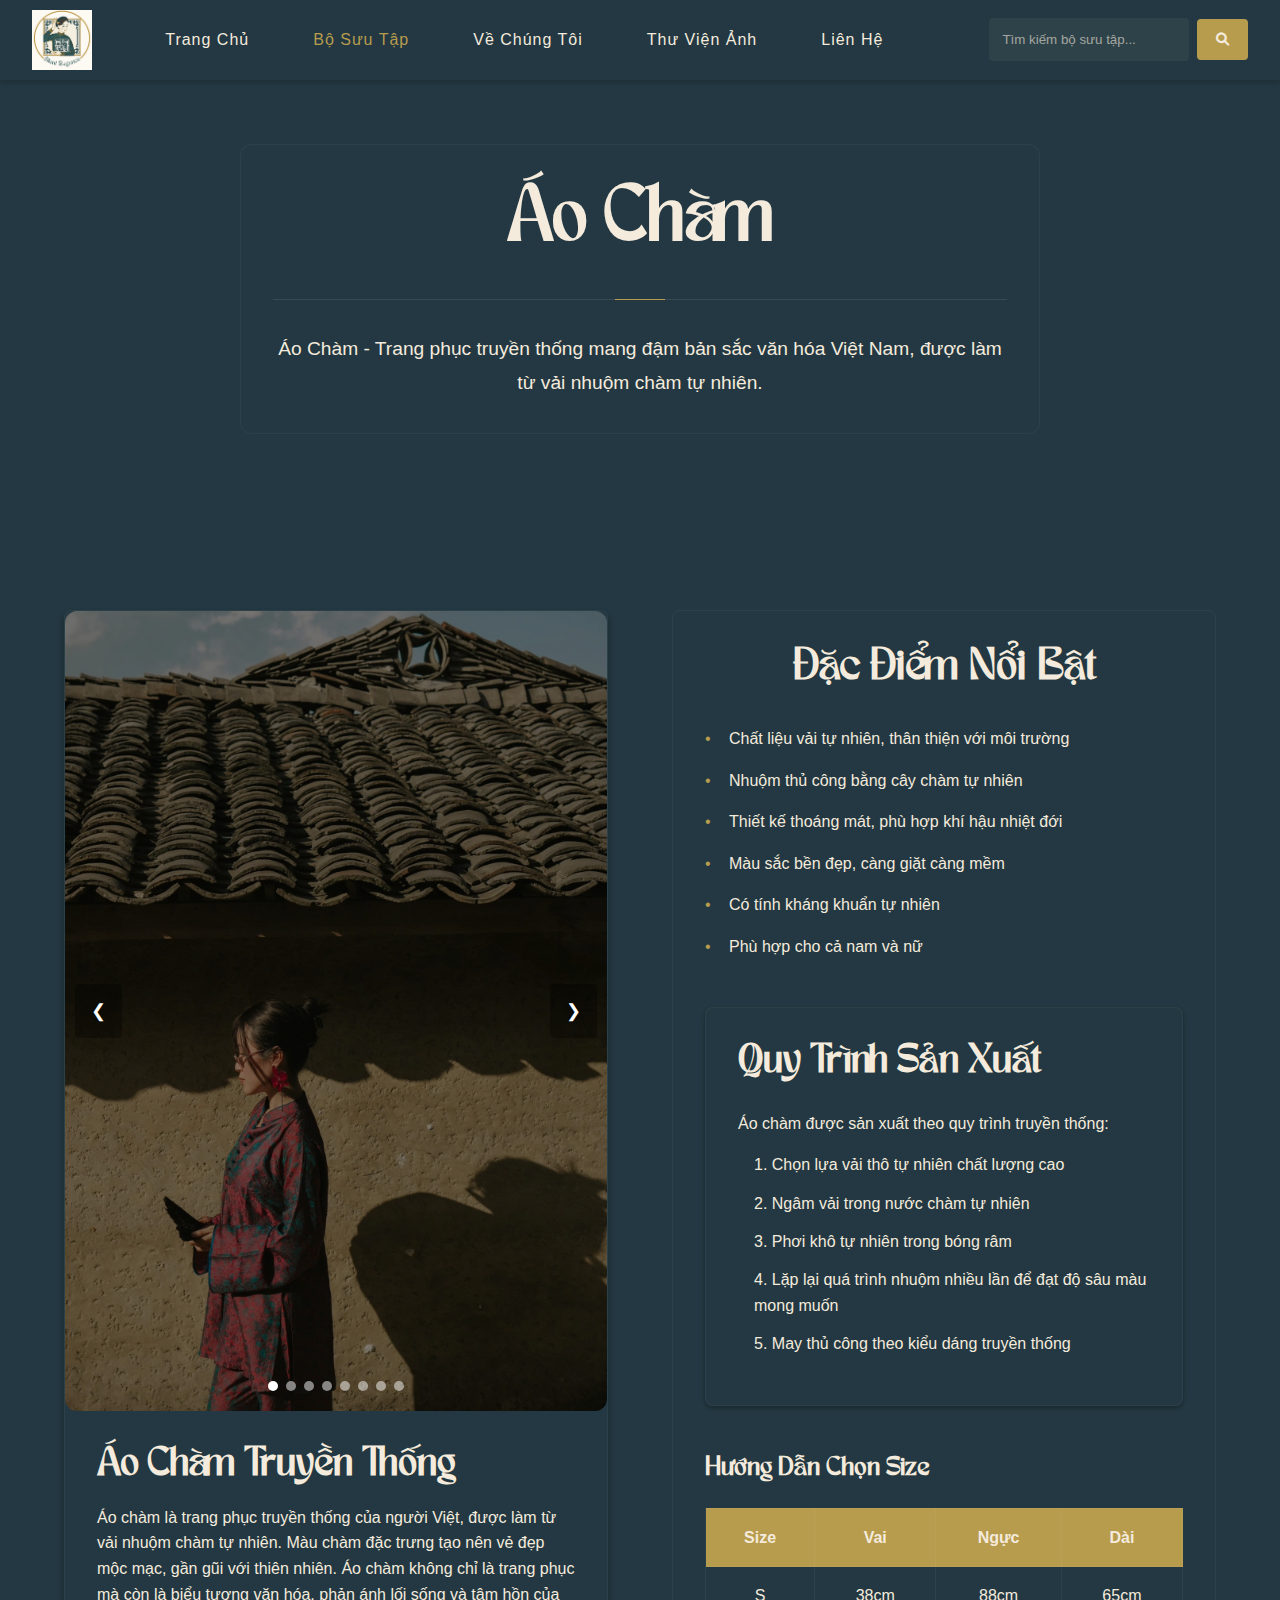
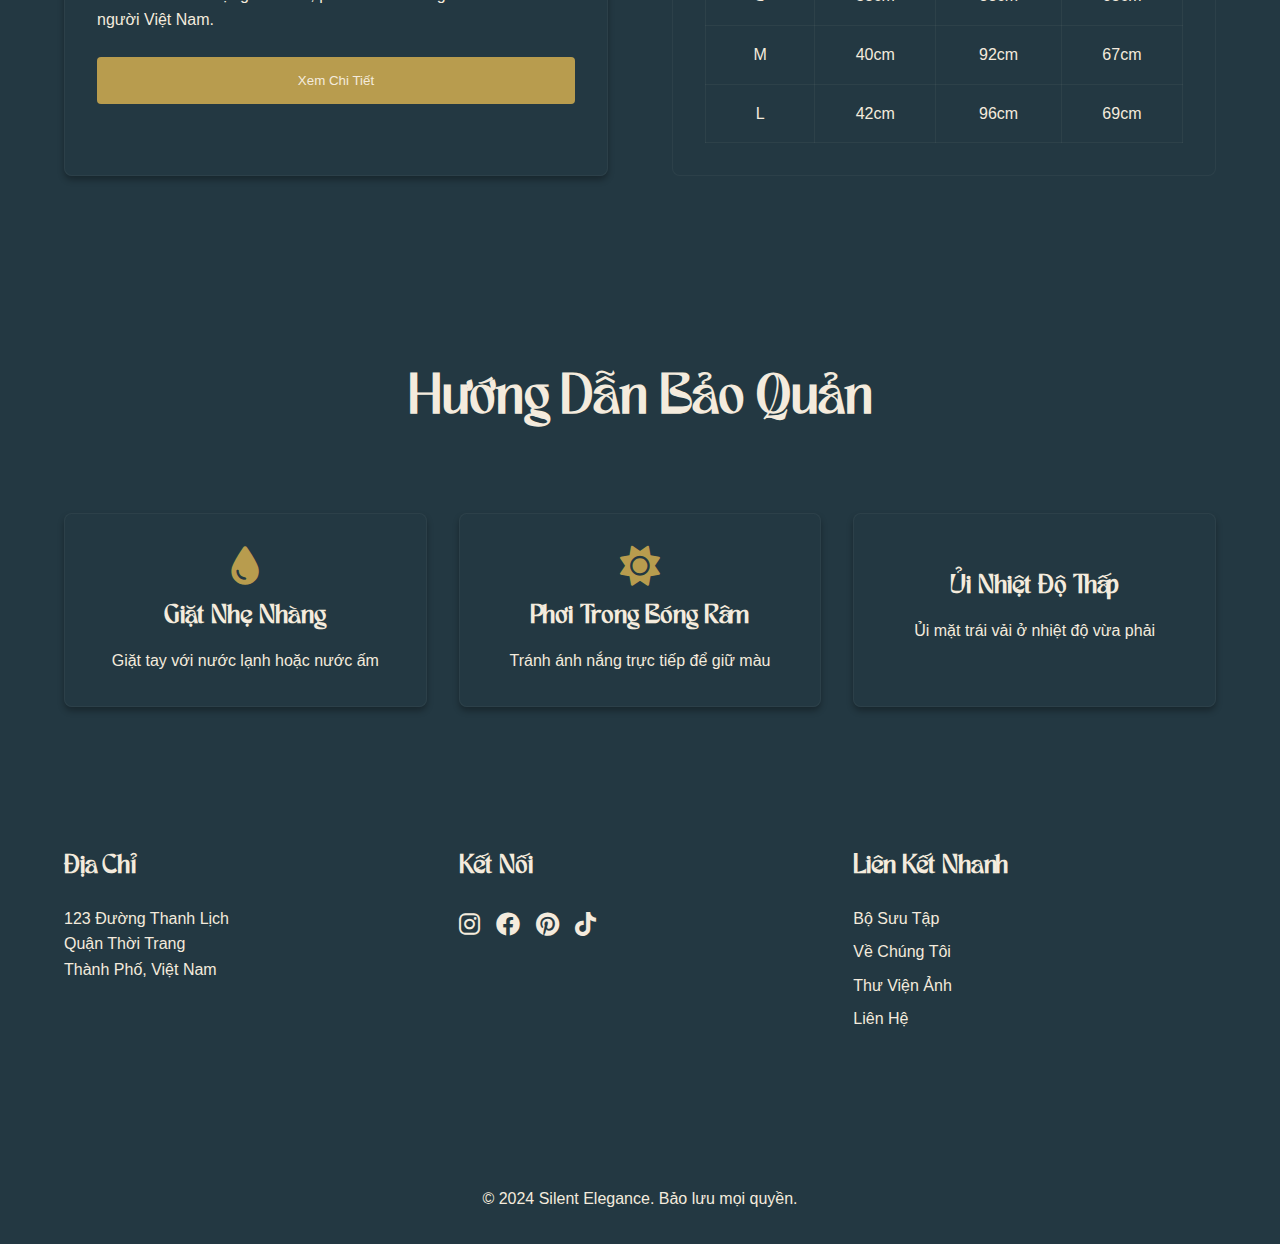
<file: collections/ao-cham.html>
<!DOCTYPE html>
<html lang="vi">
<head>
    <meta charset="UTF-8">
    <meta name="viewport" content="width=device-width, initial-scale=1.0">
    <title>Áo Chàm - Silent Elegance</title>
    <link rel="stylesheet" href="../css/style.css">
    <link rel="stylesheet" href="https://cdnjs.cloudflare.com/ajax/libs/font-awesome/6.0.0/css/all.min.css">
    <link href="https://fonts.googleapis.com/css2?family=Mulish:wght@200;300;400&display=swap" rel="stylesheet">
    <link rel="stylesheet" href="../css/collection.css">
</head>
<body>
    <header>
        <nav class="main-nav">
            <div class="logo">
                <a href="../index.html">
                    <img src="../images/logo.png" alt="Silent Elegance Logo" class="logo-img">
                </a>
            </div>
            <ul class="nav-links">
                <li><a href="../index.html">Trang Chủ</a></li>
                <li class="dropdown">
                    <a href="#" class="active">Bộ Sưu Tập</a>
                    <ul class="dropdown-content">
                        <li><a href="ao-cham.html" class="active">Áo Chàm</a></li>
                        <li><a href="ao-dai-cach-tan.html">Áo Dài Cách Tân</a></li>
                        <li><a href="ao-giao-linh.html">Áo Giao lĩnh – Viên lĩnh – Đối khâm</a></li>
                        <li><a href="ao-ngu-than.html">Áo Ngũ Thân Tay Chẽn - Áo Tấc</a></li>
                        <li><a href="phu-kien.html">Phụ Kiện Trang Phục</a></li>
                    </ul>
                </li>
                <li><a href="../index.html#about">Về Chúng Tôi</a></li>
                <li><a href="../index.html#gallery">Thư Viện Ảnh</a></li>
                <li><a href="../index.html#contact">Liên Hệ</a></li>
            </ul>
            <div class="search-bar">
                <input type="text" placeholder="Tìm kiếm bộ sưu tập...">
                <button><i class="fas fa-search"></i></button>
            </div>
        </nav>
    </header>

    <main class="collection-page">
        <section class="collection-hero">
            <div class="collection-hero-content">
                <h1>Áo Chàm</h1>
                <div class="section-divider"></div>
                <p class="collection-description">
                    Áo Chàm - Trang phục truyền thống mang đậm bản sắc văn hóa Việt Nam, được làm từ vải nhuộm chàm tự nhiên.
                </p>
            </div>
        </section>

        <section class="collection-details">
            <div class="collection-grid">
                <div class="collection-item">
                    <div class="slideshow-container">
                        <div class="slide fade active">
                            <img src="../images/collections/ao-cham/model1.jpeg" alt="Áo Chàm Mẫu 1">
                        </div>
                        <div class="slide fade">
                            <img src="../images/collections/ao-cham/model2.jpeg" alt="Áo Chàm Mẫu 2">
                        </div>
                        <div class="slide fade">
                            <img src="../images/collections/ao-cham/model3.jpeg" alt="Áo Chàm Mẫu 3">
                        </div>
                        <div class="slide fade">
                            <img src="../images/collections/ao-cham/model4.jpeg" alt="Áo Chàm Mẫu 4">
                        </div>
                        <div class="slide fade">
                            <img src="../images/collections/ao-cham/model5.jpeg" alt="Áo Chàm Mẫu 5">
                        </div>
                        <div class="slide fade">
                            <img src="../images/collections/ao-cham/model6.jpeg" alt="Áo Chàm Mẫu 6">
                        </div>
                        <div class="slide fade">
                            <img src="../images/collections/ao-cham/model7.jpeg" alt="Áo Chàm Mẫu 7">
                        </div>
                        <div class="slide fade">
                            <img src="../images/collections/ao-cham/model8.jpeg" alt="Áo Chàm Mẫu 8">
                        </div>
                        <!-- Navigation buttons -->
                        <button class="prev" onclick="changeSlide(-1)">&#10094;</button>
                        <button class="next" onclick="changeSlide(1)">&#10095;</button>
                        <!-- Dots -->
                        <div class="dots">
                            <span class="dot active" onclick="currentSlide(1)"></span>
                            <span class="dot" onclick="currentSlide(2)"></span>
                            <span class="dot" onclick="currentSlide(3)"></span>
                            <span class="dot" onclick="currentSlide(4)"></span>
                            <span class="dot" onclick="currentSlide(5)"></span>
                            <span class="dot" onclick="currentSlide(6)"></span>
                            <span class="dot" onclick="currentSlide(7)"></span>
                            <span class="dot" onclick="currentSlide(8)"></span>
                        </div>
                    </div>
                    <div class="item-details">
                        <h3>Áo Chàm Truyền Thống</h3>
                        <p>Áo chàm là trang phục truyền thống của người Việt, được làm từ vải nhuộm chàm tự nhiên. Màu chàm đặc trưng tạo nên vẻ đẹp mộc mạc, gần gũi với thiên nhiên. Áo chàm không chỉ là trang phục mà còn là biểu tượng văn hóa, phản ánh lối sống và tâm hồn của người Việt Nam.</p>
                        <button class="view-details">Xem Chi Tiết</button>
                    </div>
                </div>
                <div class="collection-info">
                    <h2>Đặc Điểm Nổi Bật</h2>
                    <ul>
                        <li>Chất liệu vải tự nhiên, thân thiện với môi trường</li>
                        <li>Nhuộm thủ công bằng cây chàm tự nhiên</li>
                        <li>Thiết kế thoáng mát, phù hợp khí hậu nhiệt đới</li>
                        <li>Màu sắc bền đẹp, càng giặt càng mềm</li>
                        <li>Có tính kháng khuẩn tự nhiên</li>
                        <li>Phù hợp cho cả nam và nữ</li>
                    </ul>
                    <div class="additional-info">
                        <h3>Quy Trình Sản Xuất</h3>
                        <p>Áo chàm được sản xuất theo quy trình truyền thống:</p>
                        <ol>
                            <li>Chọn lựa vải thô tự nhiên chất lượng cao</li>
                            <li>Ngâm vải trong nước chàm tự nhiên</li>
                            <li>Phơi khô tự nhiên trong bóng râm</li>
                            <li>Lặp lại quá trình nhuộm nhiều lần để đạt độ sâu màu mong muốn</li>
                            <li>May thủ công theo kiểu dáng truyền thống</li>
                        </ol>
                    </div>
                    <div class="size-guide">
                        <h3>Hướng Dẫn Chọn Size</h3>
                        <table>
                            <tr>
                                <th>Size</th>
                                <th>Vai</th>
                                <th>Ngực</th>
                                <th>Dài</th>
                            </tr>
                            <tr>
                                <td>S</td>
                                <td>38cm</td>
                                <td>88cm</td>
                                <td>65cm</td>
                            </tr>
                            <tr>
                                <td>M</td>
                                <td>40cm</td>
                                <td>92cm</td>
                                <td>67cm</td>
                            </tr>
                            <tr>
                                <td>L</td>
                                <td>42cm</td>
                                <td>96cm</td>
                                <td>69cm</td>
                            </tr>
                        </table>
                    </div>
                </div>
            </div>
        </section>

        <section class="care-instructions">
            <h2>Hướng Dẫn Bảo Quản</h2>
            <div class="section-divider"></div>
            <div class="care-grid">
                <div class="care-item">
                    <i class="fas fa-tint"></i>
                    <h3>Giặt Nhẹ Nhàng</h3>
                    <p>Giặt tay với nước lạnh hoặc nước ấm</p>
                </div>
                <div class="care-item">
                    <i class="fas fa-sun"></i>
                    <h3>Phơi Trong Bóng Râm</h3>
                    <p>Tránh ánh nắng trực tiếp để giữ màu</p>
                </div>
                <div class="care-item">
                    <i class="fas fa-iron"></i>
                    <h3>Ủi Nhiệt Độ Thấp</h3>
                    <p>Ủi mặt trái vải ở nhiệt độ vừa phải</p>
                </div>
            </div>
        </section>
    </main>

    <footer>
        <div class="footer-content">
            <div class="footer-section">
                <h3>Địa Chỉ</h3>
                <p>123 Đường Thanh Lịch</p>
                <p>Quận Thời Trang</p>
                <p>Thành Phố, Việt Nam</p>
            </div>
            <div class="footer-section">
                <h3>Kết Nối</h3>
                <div class="social-links">
                    <a href="#"><i class="fab fa-instagram"></i></a>
                    <a href="#"><i class="fab fa-facebook"></i></a>
                    <a href="#"><i class="fab fa-pinterest"></i></a>
                    <a href="#"><i class="fab fa-tiktok"></i></a>
                </div>
            </div>
            <div class="footer-section">
                <h3>Liên Kết Nhanh</h3>
                <ul>
                    <li><a href="../index.html#collections">Bộ Sưu Tập</a></li>
                    <li><a href="../index.html#about">Về Chúng Tôi</a></li>
                    <li><a href="../index.html#gallery">Thư Viện Ảnh</a></li>
                    <li><a href="../index.html#contact">Liên Hệ</a></li>
                </ul>
            </div>
        </div>
        <div class="footer-bottom">
            <div class="section-divider"></div>
            <p>&copy; 2024 Silent Elegance. Bảo lưu mọi quyền.</p>
        </div>
    </footer>
    <script src="../js/main.js"></script>
    <style>
        .slideshow-container {
            position: relative;
            width: 100%;
            height: 800px;
            overflow: hidden;
            border-radius: 12px;
        }

        .slide {
            position: absolute;
            width: 100%;
            height: 100%;
            opacity: 0;
            transition: opacity 0.5s ease-in-out;
        }

        .slide.active {
            opacity: 1;
        }

        .slide img {
            width: 100%;
            height: 100%;
            object-fit: cover;
        }

        .prev, .next {
            position: absolute;
            top: 50%;
            transform: translateY(-50%);
            padding: 16px;
            background-color: rgba(0, 0, 0, 0.3);
            color: white;
            font-size: 18px;
            cursor: pointer;
            border: none;
            border-radius: 4px;
            transition: background-color 0.3s ease;
            z-index: 2;
        }

        .prev:hover, .next:hover {
            background-color: rgba(0, 0, 0, 0.8);
        }

        .prev {
            left: 10px;
        }

        .next {
            right: 10px;
        }

        .dots {
            position: absolute;
            bottom: 20px;
            left: 50%;
            transform: translateX(-50%);
            display: flex;
            gap: 8px;
            z-index: 2;
            flex-wrap: wrap;
            justify-content: center;
            max-width: 200px;
            padding: 0 10px;
        }

        .dot {
            width: 10px;
            height: 10px;
            background-color: rgba(255, 255, 255, 0.5);
            border-radius: 50%;
            cursor: pointer;
            transition: background-color 0.3s ease;
        }

        .dot.active {
            background-color: white;
        }

        @media screen and (max-width: 768px) {
            .slideshow-container {
                height: 500px;
            }

            .prev, .next {
                padding: 12px;
                font-size: 16px;
            }
        }
    </style>

    <script>
        let currentSlideIndex = 1;
        showSlide(currentSlideIndex);

        function changeSlide(n) {
            showSlide(currentSlideIndex += n);
        }

        function currentSlide(n) {
            showSlide(currentSlideIndex = n);
        }

        function showSlide(n) {
            const slides = document.querySelectorAll('.slide');
            const dots = document.querySelectorAll('.dot');
            
            if (n > slides.length) {
                currentSlideIndex = 1;
            }
            if (n < 1) {
                currentSlideIndex = slides.length;
            }

            // Hide all slides
            slides.forEach(slide => slide.classList.remove('active'));
            dots.forEach(dot => dot.classList.remove('active'));

            // Show current slide
            slides[currentSlideIndex - 1].classList.add('active');
            dots[currentSlideIndex - 1].classList.add('active');
        }

        // Auto advance slides
        setInterval(() => {
            changeSlide(1);
        }, 5000);
    </script>
</body>
</html>
</file>
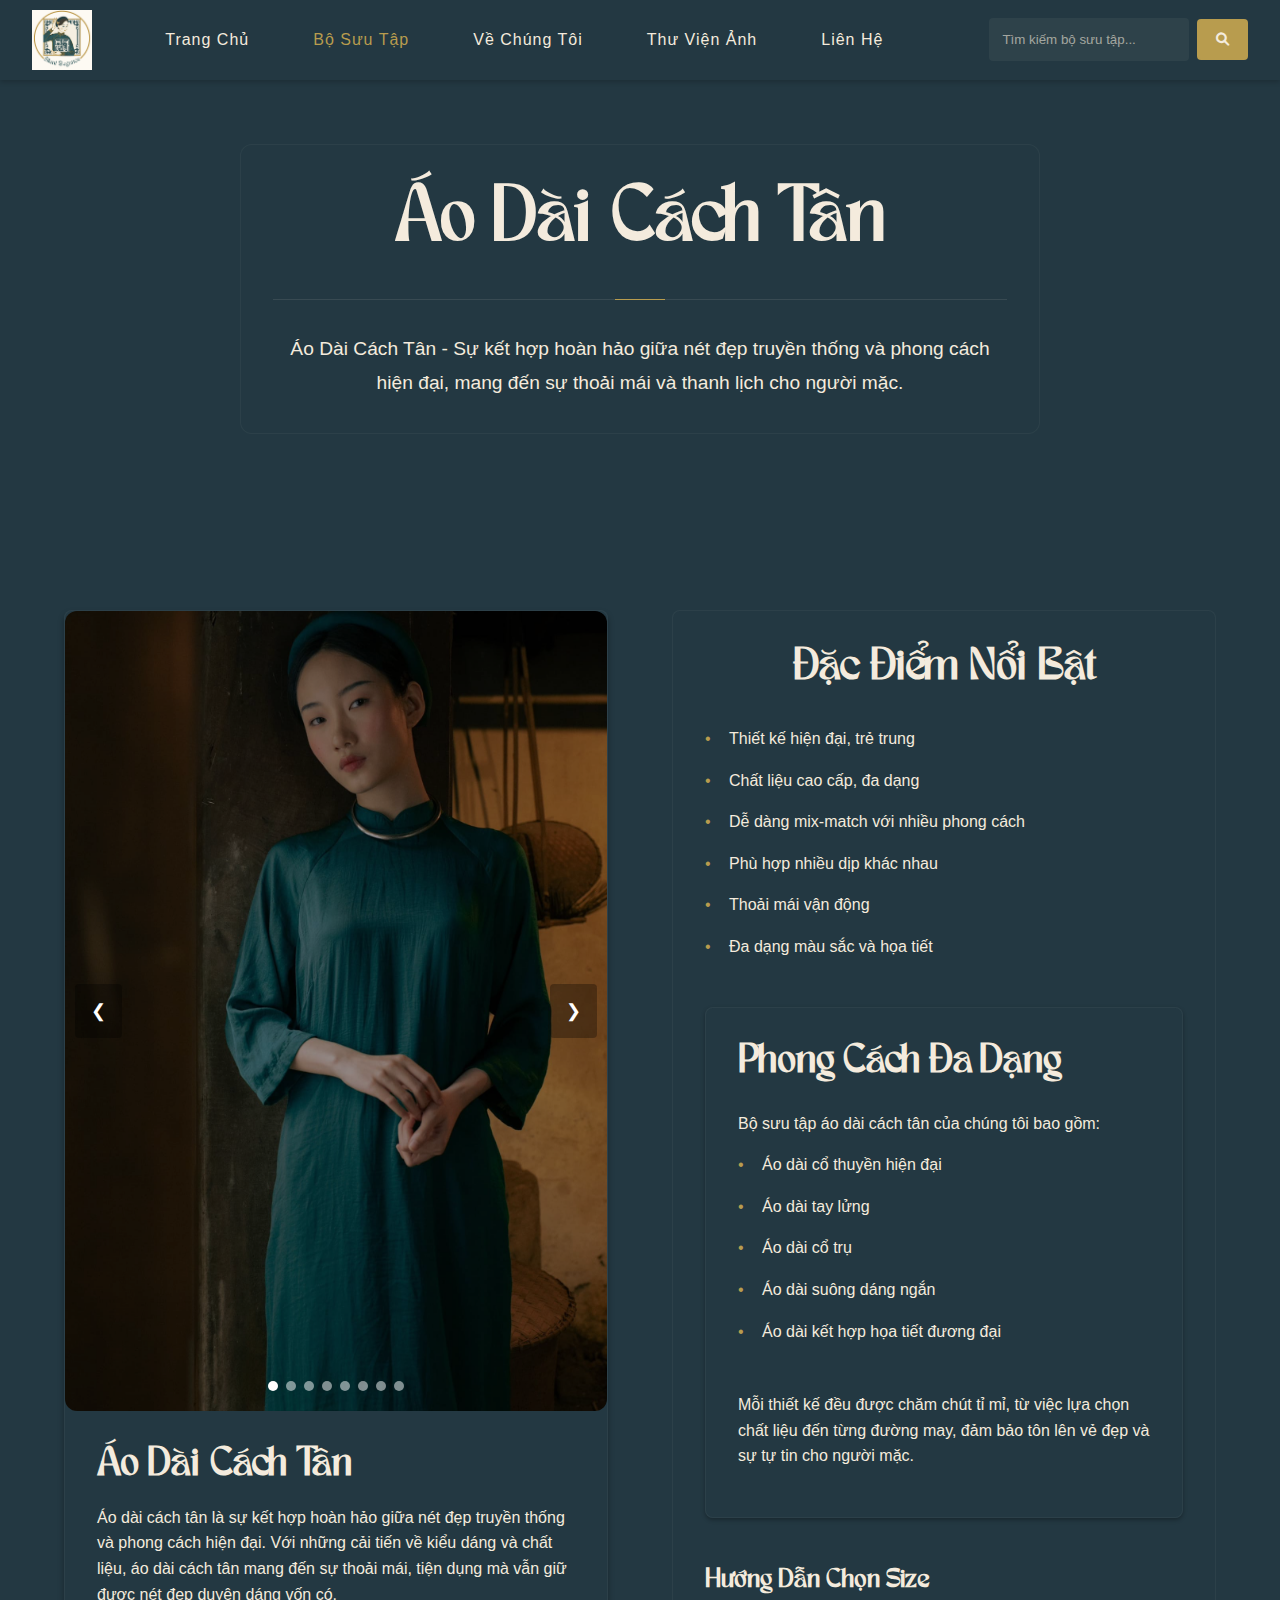
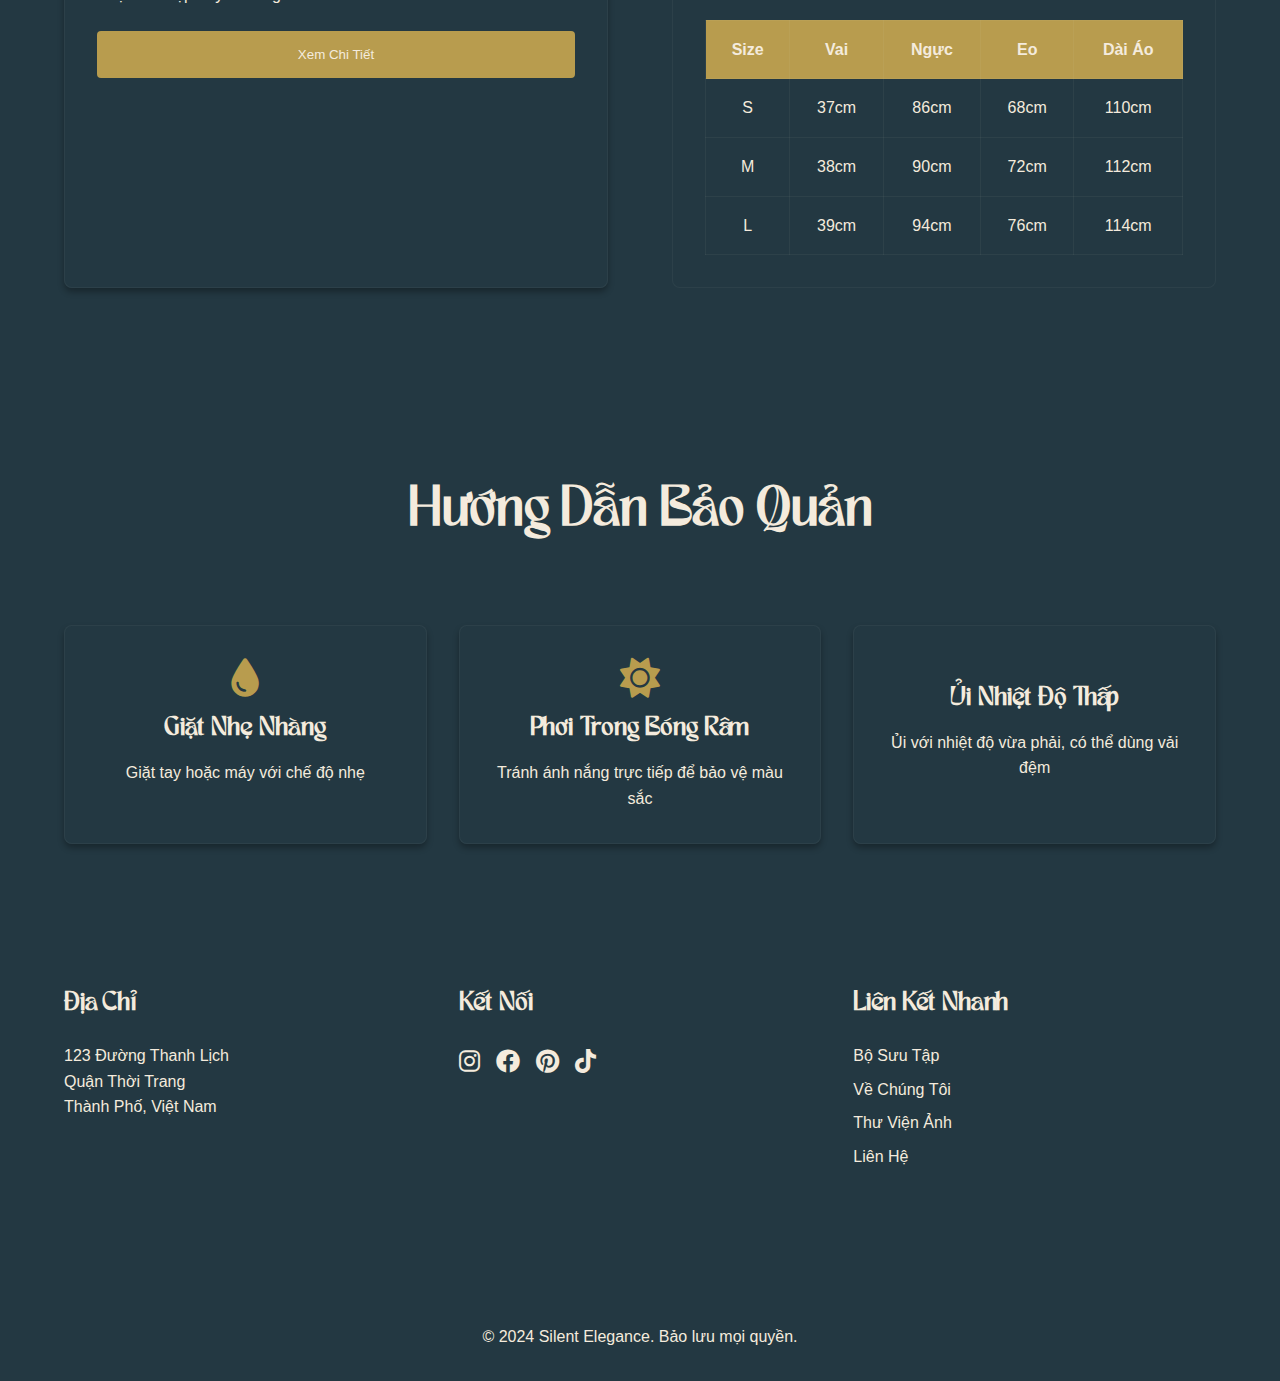
<file: collections/ao-dai-cach-tan.html>
<!DOCTYPE html>
<html lang="vi">
<head>
    <meta charset="UTF-8">
    <meta name="viewport" content="width=device-width, initial-scale=1.0">
    <title>Áo Dài Cách Tân - Silent Elegance</title>
    <link rel="stylesheet" href="../css/style.css">
    <link rel="stylesheet" href="https://cdnjs.cloudflare.com/ajax/libs/font-awesome/6.0.0/css/all.min.css">
    <link href="https://fonts.googleapis.com/css2?family=Mulish:wght@200;300;400&display=swap" rel="stylesheet">
    <link rel="stylesheet" href="../css/collection.css">
    <style>
        .slideshow-container {
            position: relative;
            width: 100%;
            height: 800px;
            overflow: hidden;
            border-radius: 12px;
        }

        .slide {
            position: absolute;
            width: 100%;
            height: 100%;
            opacity: 0;
            transition: opacity 0.5s ease-in-out;
        }

        .slide.active {
            opacity: 1;
        }

        .slide img {
            width: 100%;
            height: 100%;
            object-fit: cover;
        }

        .prev, .next {
            position: absolute;
            top: 50%;
            transform: translateY(-50%);
            padding: 16px;
            background-color: rgba(0, 0, 0, 0.3);
            color: white;
            font-size: 18px;
            cursor: pointer;
            border: none;
            border-radius: 4px;
            transition: background-color 0.3s ease;
            z-index: 2;
        }

        .prev:hover, .next:hover {
            background-color: rgba(0, 0, 0, 0.8);
        }

        .prev {
            left: 10px;
        }

        .next {
            right: 10px;
        }

        .dots {
            position: absolute;
            bottom: 20px;
            left: 50%;
            transform: translateX(-50%);
            display: flex;
            gap: 8px;
            z-index: 2;
            flex-wrap: wrap;
            justify-content: center;
            max-width: 200px;
            padding: 0 10px;
        }

        .dot {
            width: 10px;
            height: 10px;
            background-color: rgba(255, 255, 255, 0.5);
            border-radius: 50%;
            cursor: pointer;
            transition: background-color 0.3s ease;
        }

        .dot.active {
            background-color: white;
        }

        @media screen and (max-width: 768px) {
            .slideshow-container {
                height: 500px;
            }

            .prev, .next {
                padding: 12px;
                font-size: 16px;
            }
        }
    </style>
</head>
<body>
    <header>
        <nav class="main-nav">
            <div class="logo">
                <a href="../index.html">
                    <img src="../images/logo.png" alt="Silent Elegance Logo" class="logo-img">
                </a>
            </div>
            <ul class="nav-links">
                <li><a href="../index.html">Trang Chủ</a></li>
                <li class="dropdown">
                    <a href="#" class="active">Bộ Sưu Tập</a>
                    <ul class="dropdown-content">
                        <li><a href="ao-cham.html">Áo Chàm</a></li>
                        <li><a href="ao-dai-cach-tan.html" class="active">Áo Dài Cách Tân</a></li>
                        <li><a href="ao-giao-linh.html">Áo Giao lĩnh – Viên lĩnh – Đối khâm</a></li>
                        <li><a href="ao-ngu-than.html">Áo Ngũ Thân Tay Chẽn - Áo Tấc</a></li>
                        <li><a href="phu-kien.html">Phụ Kiện Trang Phục</a></li>
                    </ul>
                </li>
                <li><a href="../index.html#about">Về Chúng Tôi</a></li>
                <li><a href="../index.html#gallery">Thư Viện Ảnh</a></li>
                <li><a href="../index.html#contact">Liên Hệ</a></li>
            </ul>
            <div class="search-bar">
                <input type="text" placeholder="Tìm kiếm bộ sưu tập...">
                <button><i class="fas fa-search"></i></button>
            </div>
        </nav>
    </header>

    <main class="collection-page">
        <section class="collection-hero">
            <div class="collection-hero-content">
                <h1>Áo Dài Cách Tân</h1>
                <div class="section-divider"></div>
                <p class="collection-description">
                    Áo Dài Cách Tân - Sự kết hợp hoàn hảo giữa nét đẹp truyền thống và phong cách hiện đại, mang đến sự thoải mái và thanh lịch cho người mặc.
                </p>
            </div>
        </section>

        <section class="collection-details">
            <div class="collection-grid">
                <div class="collection-item">
                    <div class="slideshow-container">
                        <div class="slide fade active">
                            <img src="../images/collections/ao-dai-cach-tan/model1.jpeg" alt="Áo Dài Cách Tân Mẫu 1">
                        </div>
                        <div class="slide fade">
                            <img src="../images/collections/ao-dai-cach-tan/model2.jpeg" alt="Áo Dài Cách Tân Mẫu 2">
                        </div>
                        <div class="slide fade">
                            <img src="../images/collections/ao-dai-cach-tan/model3.jpeg" alt="Áo Dài Cách Tân Mẫu 3">
                        </div>
                        <div class="slide fade">
                            <img src="../images/collections/ao-dai-cach-tan/model4.jpeg" alt="Áo Dài Cách Tân Mẫu 4">
                        </div>
                        <div class="slide fade">
                            <img src="../images/collections/ao-dai-cach-tan/model5.jpeg" alt="Áo Dài Cách Tân Mẫu 5">
                        </div>
                        <div class="slide fade">
                            <img src="../images/collections/ao-dai-cach-tan/model6.jpeg" alt="Áo Dài Cách Tân Mẫu 6">
                        </div>
                        <div class="slide fade">
                            <img src="../images/collections/ao-dai-cach-tan/model7.jpeg" alt="Áo Dài Cách Tân Mẫu 7">
                        </div>
                        <div class="slide fade">
                            <img src="../images/collections/ao-dai-cach-tan/model8.jpeg" alt="Áo Dài Cách Tân Mẫu 8">
                        </div>
                        <!-- Navigation buttons -->
                        <button class="prev" onclick="changeSlide(-1)">&#10094;</button>
                        <button class="next" onclick="changeSlide(1)">&#10095;</button>
                        <!-- Dots -->
                        <div class="dots">
                            <span class="dot active" onclick="currentSlide(1)"></span>
                            <span class="dot" onclick="currentSlide(2)"></span>
                            <span class="dot" onclick="currentSlide(3)"></span>
                            <span class="dot" onclick="currentSlide(4)"></span>
                            <span class="dot" onclick="currentSlide(5)"></span>
                            <span class="dot" onclick="currentSlide(6)"></span>
                            <span class="dot" onclick="currentSlide(7)"></span>
                            <span class="dot" onclick="currentSlide(8)"></span>
                        </div>
                    </div>
                    <div class="item-details">
                        <h3>Áo Dài Cách Tân</h3>
                        <p>Áo dài cách tân là sự kết hợp hoàn hảo giữa nét đẹp truyền thống và phong cách hiện đại. Với những cải tiến về kiểu dáng và chất liệu, áo dài cách tân mang đến sự thoải mái, tiện dụng mà vẫn giữ được nét đẹp duyên dáng vốn có.</p>
                        <button class="view-details">Xem Chi Tiết</button>
                    </div>
                </div>
                <div class="collection-info">
                    <h2>Đặc Điểm Nổi Bật</h2>
                    <ul>
                        <li>Thiết kế hiện đại, trẻ trung</li>
                        <li>Chất liệu cao cấp, đa dạng</li>
                        <li>Dễ dàng mix-match với nhiều phong cách</li>
                        <li>Phù hợp nhiều dịp khác nhau</li>
                        <li>Thoải mái vận động</li>
                        <li>Đa dạng màu sắc và họa tiết</li>
                    </ul>
                    <div class="additional-info">
                        <h3>Phong Cách Đa Dạng</h3>
                        <p>Bộ sưu tập áo dài cách tân của chúng tôi bao gồm:</p>
                        <ul>
                            <li>Áo dài cổ thuyền hiện đại</li>
                            <li>Áo dài tay lửng</li>
                            <li>Áo dài cổ trụ</li>
                            <li>Áo dài suông dáng ngắn</li>
                            <li>Áo dài kết hợp họa tiết đương đại</li>
                        </ul>
                        <p>Mỗi thiết kế đều được chăm chút tỉ mỉ, từ việc lựa chọn chất liệu đến từng đường may, đảm bảo tôn lên vẻ đẹp và sự tự tin cho người mặc.</p>
                    </div>
                    <div class="size-guide">
                        <h3>Hướng Dẫn Chọn Size</h3>
                        <table>
                            <tr>
                                <th>Size</th>
                                <th>Vai</th>
                                <th>Ngực</th>
                                <th>Eo</th>
                                <th>Dài Áo</th>
                            </tr>
                            <tr>
                                <td>S</td>
                                <td>37cm</td>
                                <td>86cm</td>
                                <td>68cm</td>
                                <td>110cm</td>
                            </tr>
                            <tr>
                                <td>M</td>
                                <td>38cm</td>
                                <td>90cm</td>
                                <td>72cm</td>
                                <td>112cm</td>
                            </tr>
                            <tr>
                                <td>L</td>
                                <td>39cm</td>
                                <td>94cm</td>
                                <td>76cm</td>
                                <td>114cm</td>
                            </tr>
                        </table>
                    </div>
                </div>
            </div>
        </section>

        <section class="care-instructions">
            <h2>Hướng Dẫn Bảo Quản</h2>
            <div class="section-divider"></div>
            <div class="care-grid">
                <div class="care-item">
                    <i class="fas fa-tint"></i>
                    <h3>Giặt Nhẹ Nhàng</h3>
                    <p>Giặt tay hoặc máy với chế độ nhẹ</p>
                </div>
                <div class="care-item">
                    <i class="fas fa-sun"></i>
                    <h3>Phơi Trong Bóng Râm</h3>
                    <p>Tránh ánh nắng trực tiếp để bảo vệ màu sắc</p>
                </div>
                <div class="care-item">
                    <i class="fas fa-iron"></i>
                    <h3>Ủi Nhiệt Độ Thấp</h3>
                    <p>Ủi với nhiệt độ vừa phải, có thể dùng vải đệm</p>
                </div>
            </div>
        </section>
    </main>

    <footer>
        <div class="footer-content">
            <div class="footer-section">
                <h3>Địa Chỉ</h3>
                <p>123 Đường Thanh Lịch</p>
                <p>Quận Thời Trang</p>
                <p>Thành Phố, Việt Nam</p>
            </div>
            <div class="footer-section">
                <h3>Kết Nối</h3>
                <div class="social-links">
                    <a href="#"><i class="fab fa-instagram"></i></a>
                    <a href="#"><i class="fab fa-facebook"></i></a>
                    <a href="#"><i class="fab fa-pinterest"></i></a>
                    <a href="#"><i class="fab fa-tiktok"></i></a>
                </div>
            </div>
            <div class="footer-section">
                <h3>Liên Kết Nhanh</h3>
                <ul>
                    <li><a href="../index.html#collections">Bộ Sưu Tập</a></li>
                    <li><a href="../index.html#about">Về Chúng Tôi</a></li>
                    <li><a href="../index.html#gallery">Thư Viện Ảnh</a></li>
                    <li><a href="../index.html#contact">Liên Hệ</a></li>
                </ul>
            </div>
        </div>
        <div class="footer-bottom">
            <div class="section-divider"></div>
            <p>&copy; 2024 Silent Elegance. Bảo lưu mọi quyền.</p>
        </div>
    </footer>
    <script src="../js/main.js"></script>
    <script>
        let aoDaiSlideIndex = 1;
        showAoDaiSlide(aoDaiSlideIndex);

        function changeSlide(n) {
            showAoDaiSlide(aoDaiSlideIndex += n);
        }

        function currentSlide(n) {
            showAoDaiSlide(aoDaiSlideIndex = n);
        }

        function showAoDaiSlide(n) {
            const slides = document.querySelectorAll('.slide');
            const dots = document.querySelectorAll('.dot');
            
            if (n > slides.length) {
                aoDaiSlideIndex = 1;
            }
            if (n < 1) {
                aoDaiSlideIndex = slides.length;
            }

            // Hide all slides
            slides.forEach(slide => slide.classList.remove('active'));
            dots.forEach(dot => dot.classList.remove('active'));

            // Show current slide
            slides[aoDaiSlideIndex - 1].classList.add('active');
            dots[aoDaiSlideIndex - 1].classList.add('active');
        }

        // Auto advance slides
        setInterval(() => {
            changeSlide(1);
        }, 5000);
    </script>
</body>
</html>
</file>
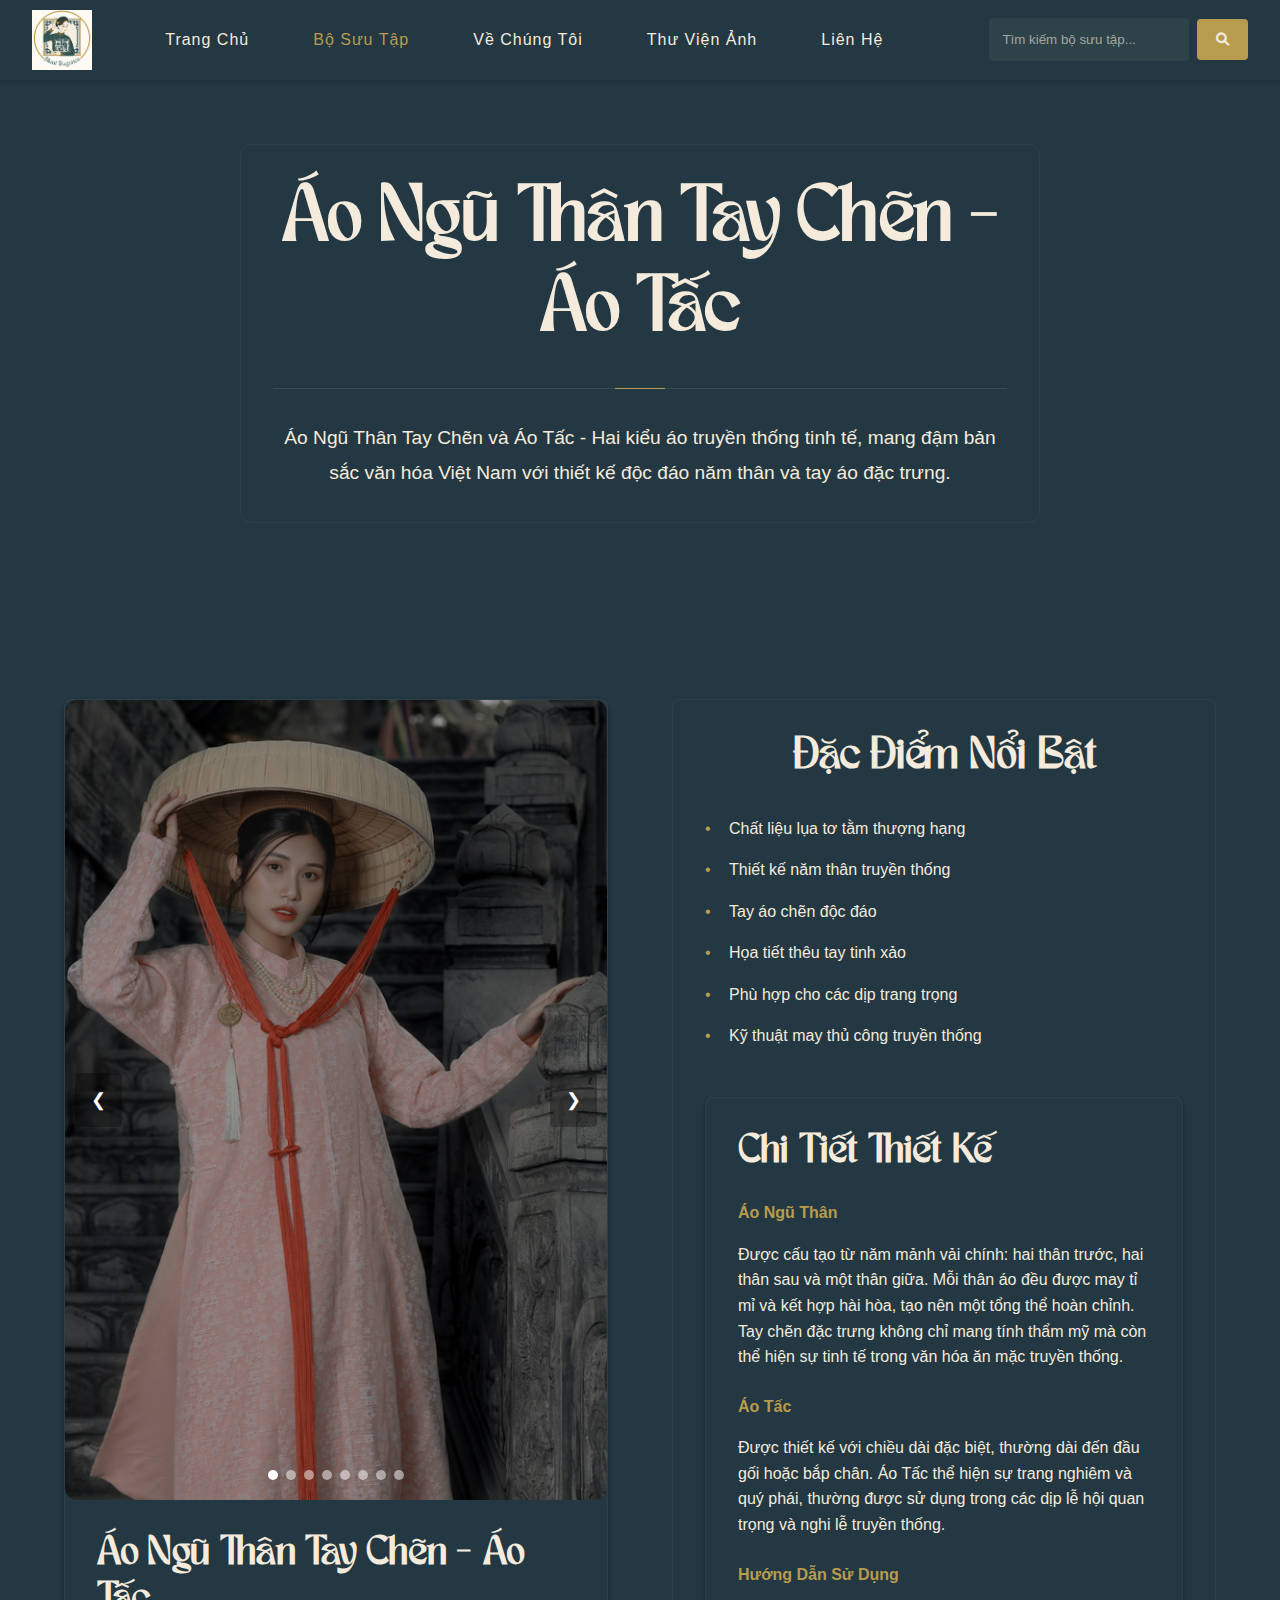
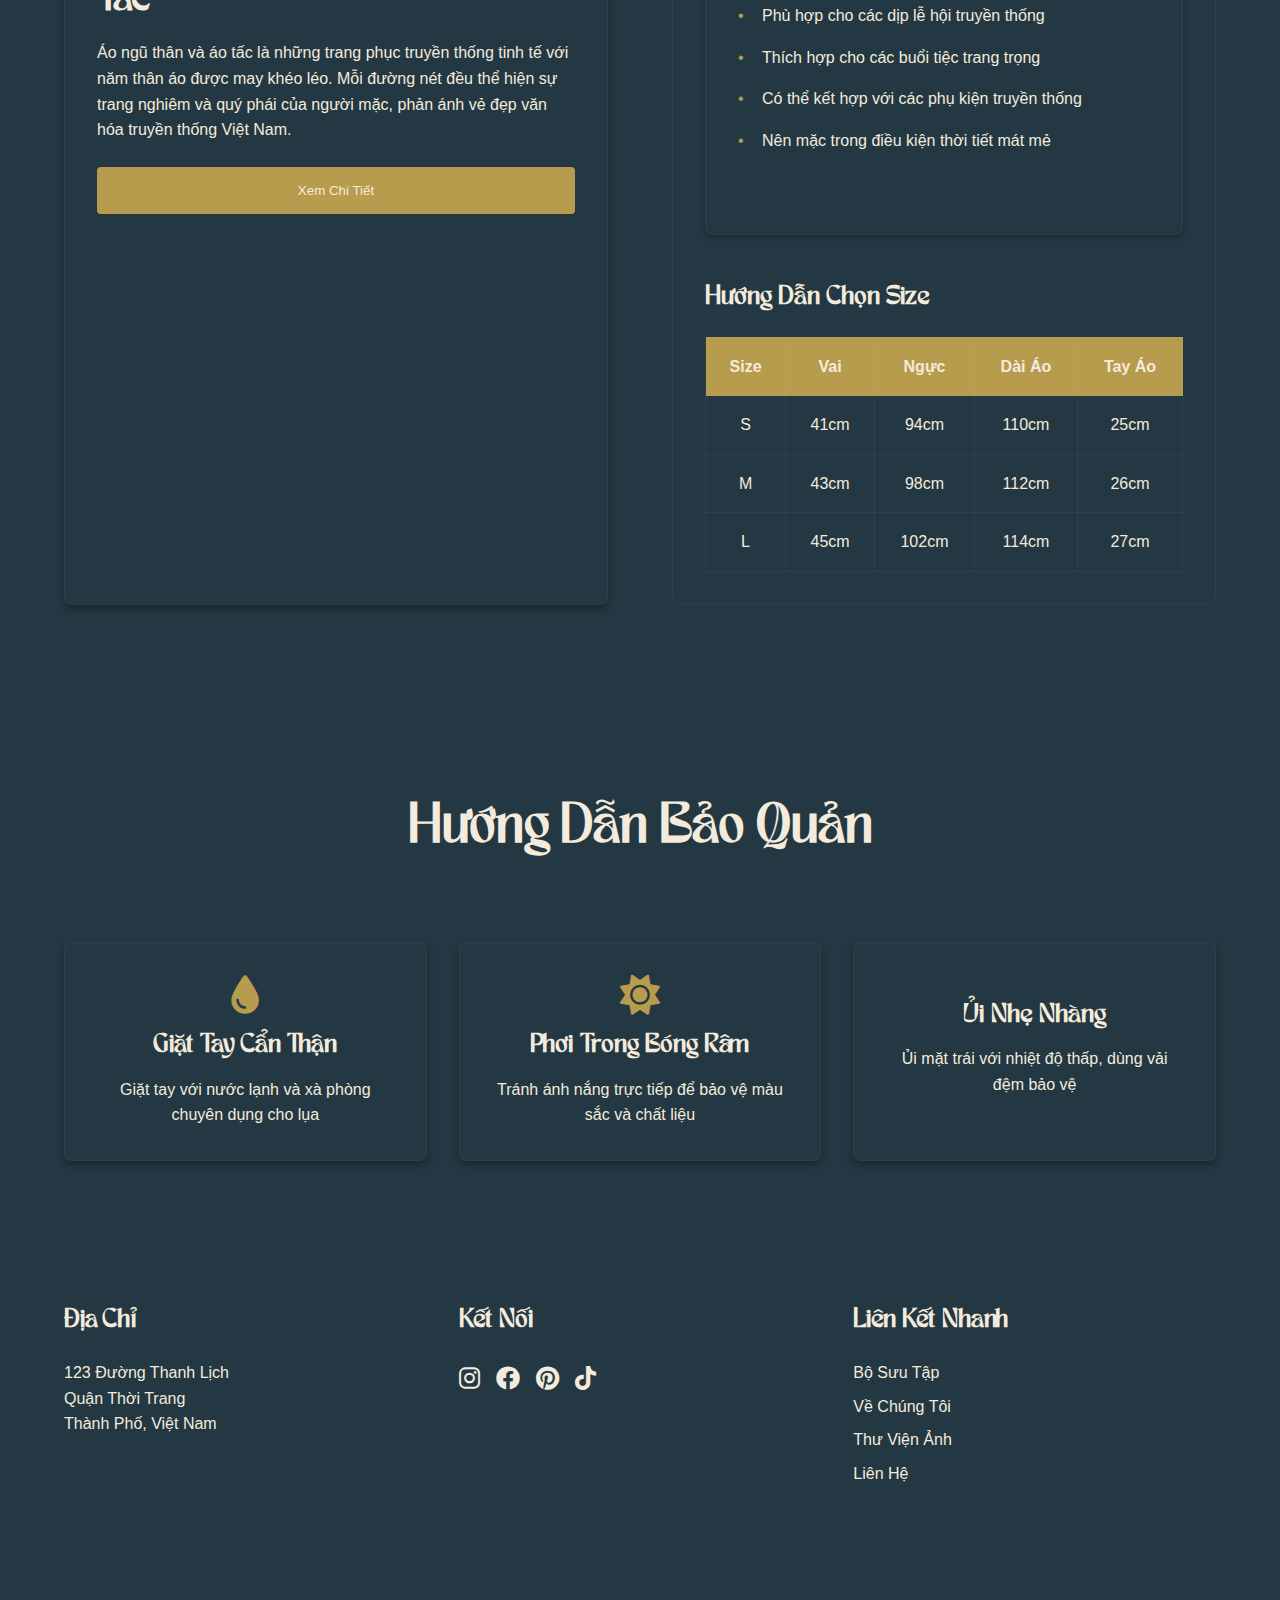
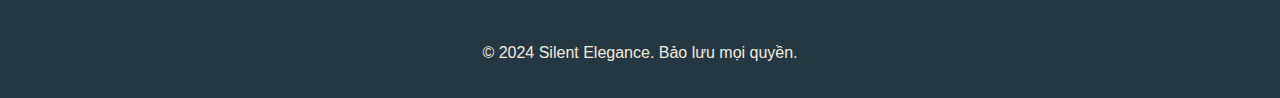
<file: collections/ao-ngu-than.html>
<!DOCTYPE html>
<html lang="vi">
<head>
    <meta charset="UTF-8">
    <meta name="viewport" content="width=device-width, initial-scale=1.0">
    <title>Áo Ngũ Thân Tay Chẽn - Áo Tấc - Silent Elegance</title>
    <link rel="stylesheet" href="../css/style.css">
    <link rel="stylesheet" href="https://cdnjs.cloudflare.com/ajax/libs/font-awesome/6.0.0/css/all.min.css">
    <link href="https://fonts.googleapis.com/css2?family=Mulish:wght@200;300;400&display=swap" rel="stylesheet">
    <link rel="stylesheet" href="../css/collection.css">
</head>
<body>
    <header>
        <nav class="main-nav">
            <div class="logo">
                <a href="../index.html">
                    <img src="../images/logo.png" alt="Silent Elegance Logo" class="logo-img">
                </a>
            </div>
            <ul class="nav-links">
                <li><a href="../index.html">Trang Chủ</a></li>
                <li class="dropdown">
                    <a href="#" class="active">Bộ Sưu Tập</a>
                    <ul class="dropdown-content">
                        <li><a href="ao-cham.html">Áo Chàm</a></li>
                        <li><a href="ao-dai-cach-tan.html">Áo Dài Cách Tân</a></li>
                        <li><a href="ao-giao-linh.html">Áo Giao lĩnh – Viên lĩnh – Đối khâm</a></li>
                        <li><a href="ao-ngu-than.html" class="active">Áo Ngũ Thân Tay Chẽn - Áo Tấc</a></li>
                        <li><a href="phu-kien.html">Phụ Kiện Trang Phục</a></li>
                    </ul>
                </li>
                <li><a href="../index.html#about">Về Chúng Tôi</a></li>
                <li><a href="../index.html#gallery">Thư Viện Ảnh</a></li>
                <li><a href="../index.html#contact">Liên Hệ</a></li>
            </ul>
            <div class="search-bar">
                <input type="text" placeholder="Tìm kiếm bộ sưu tập...">
                <button><i class="fas fa-search"></i></button>
            </div>
        </nav>
    </header>

    <main class="collection-page">
        <section class="collection-hero">
            <div class="collection-hero-content">
                <h1>Áo Ngũ Thân Tay Chẽn - Áo Tấc</h1>
                <div class="section-divider"></div>
                <p class="collection-description">
                    Áo Ngũ Thân Tay Chẽn và Áo Tấc - Hai kiểu áo truyền thống tinh tế, mang đậm bản sắc văn hóa Việt Nam với thiết kế độc đáo năm thân và tay áo đặc trưng.
                </p>
            </div>
        </section>

        <section class="collection-details">
            <div class="collection-grid">
                <div class="collection-item">
                    <div class="slideshow-container">
                        <div class="slide fade active">
                            <img src="../images/collections/ao-ngu-than/model1.jpeg" alt="Áo Ngũ Thân Mẫu 1">
                        </div>
                        <div class="slide fade">
                            <img src="../images/collections/ao-ngu-than/model2.jpeg" alt="Áo Ngũ Thân Mẫu 2">
                        </div>
                        <div class="slide fade">
                            <img src="../images/collections/ao-ngu-than/model3.jpeg" alt="Áo Ngũ Thân Mẫu 3">
                        </div>
                        <div class="slide fade">
                            <img src="../images/collections/ao-ngu-than/model4.jpeg" alt="Áo Ngũ Thân Mẫu 4">
                        </div>
                        <div class="slide fade">
                            <img src="../images/collections/ao-ngu-than/model5.jpeg" alt="Áo Ngũ Thân Mẫu 5">
                        </div>
                        <div class="slide fade">
                            <img src="../images/collections/ao-ngu-than/model6.jpeg" alt="Áo Ngũ Thân Mẫu 6">
                        </div>
                        <div class="slide fade">
                            <img src="../images/collections/ao-ngu-than/model7.jpeg" alt="Áo Ngũ Thân Mẫu 7">
                        </div>
                        <div class="slide fade">
                            <img src="../images/collections/ao-ngu-than/model8.jpeg" alt="Áo Ngũ Thân Mẫu 8">
                        </div>
                        <!-- Navigation buttons -->
                        <button class="prev" onclick="changeSlide(-1)">&#10094;</button>
                        <button class="next" onclick="changeSlide(1)">&#10095;</button>
                        <!-- Dots -->
                        <div class="dots">
                            <span class="dot active" onclick="currentSlide(1)"></span>
                            <span class="dot" onclick="currentSlide(2)"></span>
                            <span class="dot" onclick="currentSlide(3)"></span>
                            <span class="dot" onclick="currentSlide(4)"></span>
                            <span class="dot" onclick="currentSlide(5)"></span>
                            <span class="dot" onclick="currentSlide(6)"></span>
                            <span class="dot" onclick="currentSlide(7)"></span>
                            <span class="dot" onclick="currentSlide(8)"></span>
                        </div>
                    </div>
                    <div class="item-details">
                        <h3>Áo Ngũ Thân Tay Chẽn - Áo Tấc</h3>
                        <p>Áo ngũ thân và áo tấc là những trang phục truyền thống tinh tế với năm thân áo được may khéo léo. Mỗi đường nét đều thể hiện sự trang nghiêm và quý phái của người mặc, phản ánh vẻ đẹp văn hóa truyền thống Việt Nam.</p>
                        <button class="view-details">Xem Chi Tiết</button>
                    </div>
                </div>
                <div class="collection-info">
                    <h2>Đặc Điểm Nổi Bật</h2>
                    <ul>
                        <li>Chất liệu lụa tơ tằm thượng hạng</li>
                        <li>Thiết kế năm thân truyền thống</li>
                        <li>Tay áo chẽn độc đáo</li>
                        <li>Họa tiết thêu tay tinh xảo</li>
                        <li>Phù hợp cho các dịp trang trọng</li>
                        <li>Kỹ thuật may thủ công truyền thống</li>
                    </ul>
                    <div class="additional-info">
                        <h3>Chi Tiết Thiết Kế</h3>
                        <div class="style-details">
                            <h4>Áo Ngũ Thân</h4>
                            <p>Được cấu tạo từ năm mảnh vải chính: hai thân trước, hai thân sau và một thân giữa. Mỗi thân áo đều được may tỉ mỉ và kết hợp hài hòa, tạo nên một tổng thể hoàn chỉnh. Tay chẽn đặc trưng không chỉ mang tính thẩm mỹ mà còn thể hiện sự tinh tế trong văn hóa ăn mặc truyền thống.</p>
                            
                            <h4>Áo Tấc</h4>
                            <p>Được thiết kế với chiều dài đặc biệt, thường dài đến đầu gối hoặc bắp chân. Áo Tấc thể hiện sự trang nghiêm và quý phái, thường được sử dụng trong các dịp lễ hội quan trọng và nghi lễ truyền thống.</p>
                        </div>
                        <div class="usage-guide">
                            <h4>Hướng Dẫn Sử Dụng</h4>
                            <ul>
                                <li>Phù hợp cho các dịp lễ hội truyền thống</li>
                                <li>Thích hợp cho các buổi tiệc trang trọng</li>
                                <li>Có thể kết hợp với các phụ kiện truyền thống</li>
                                <li>Nên mặc trong điều kiện thời tiết mát mẻ</li>
                            </ul>
                        </div>
                    </div>
                    <div class="size-guide">
                        <h3>Hướng Dẫn Chọn Size</h3>
                        <table>
                            <tr>
                                <th>Size</th>
                                <th>Vai</th>
                                <th>Ngực</th>
                                <th>Dài Áo</th>
                                <th>Tay Áo</th>
                            </tr>
                            <tr>
                                <td>S</td>
                                <td>41cm</td>
                                <td>94cm</td>
                                <td>110cm</td>
                                <td>25cm</td>
                            </tr>
                            <tr>
                                <td>M</td>
                                <td>43cm</td>
                                <td>98cm</td>
                                <td>112cm</td>
                                <td>26cm</td>
                            </tr>
                            <tr>
                                <td>L</td>
                                <td>45cm</td>
                                <td>102cm</td>
                                <td>114cm</td>
                                <td>27cm</td>
                            </tr>
                        </table>
                    </div>
                </div>
            </div>
        </section>

        <section class="care-instructions">
            <h2>Hướng Dẫn Bảo Quản</h2>
            <div class="section-divider"></div>
            <div class="care-grid">
                <div class="care-item">
                    <i class="fas fa-tint"></i>
                    <h3>Giặt Tay Cẩn Thận</h3>
                    <p>Giặt tay với nước lạnh và xà phòng chuyên dụng cho lụa</p>
                </div>
                <div class="care-item">
                    <i class="fas fa-sun"></i>
                    <h3>Phơi Trong Bóng Râm</h3>
                    <p>Tránh ánh nắng trực tiếp để bảo vệ màu sắc và chất liệu</p>
                </div>
                <div class="care-item">
                    <i class="fas fa-iron"></i>
                    <h3>Ủi Nhẹ Nhàng</h3>
                    <p>Ủi mặt trái với nhiệt độ thấp, dùng vải đệm bảo vệ</p>
                </div>
            </div>
        </section>
    </main>

    <footer>
        <div class="footer-content">
            <div class="footer-section">
                <h3>Địa Chỉ</h3>
                <p>123 Đường Thanh Lịch</p>
                <p>Quận Thời Trang</p>
                <p>Thành Phố, Việt Nam</p>
            </div>
            <div class="footer-section">
                <h3>Kết Nối</h3>
                <div class="social-links">
                    <a href="#"><i class="fab fa-instagram"></i></a>
                    <a href="#"><i class="fab fa-facebook"></i></a>
                    <a href="#"><i class="fab fa-pinterest"></i></a>
                    <a href="#"><i class="fab fa-tiktok"></i></a>
                </div>
            </div>
            <div class="footer-section">
                <h3>Liên Kết Nhanh</h3>
                <ul>
                    <li><a href="../index.html#collections">Bộ Sưu Tập</a></li>
                    <li><a href="../index.html#about">Về Chúng Tôi</a></li>
                    <li><a href="../index.html#gallery">Thư Viện Ảnh</a></li>
                    <li><a href="../index.html#contact">Liên Hệ</a></li>
                </ul>
            </div>
        </div>
        <div class="footer-bottom">
            <div class="section-divider"></div>
            <p>&copy; 2024 Silent Elegance. Bảo lưu mọi quyền.</p>
        </div>
    </footer>
    <script src="../js/main.js"></script>
    <style>
        .slideshow-container {
            position: relative;
            width: 100%;
            height: 800px;
            overflow: hidden;
            border-radius: 12px;
        }

        .slide {
            position: absolute;
            width: 100%;
            height: 100%;
            opacity: 0;
            transition: opacity 0.5s ease-in-out;
        }

        .slide.active {
            opacity: 1;
        }

        .slide img {
            width: 100%;
            height: 100%;
            object-fit: cover;
        }

        .prev, .next {
            position: absolute;
            top: 50%;
            transform: translateY(-50%);
            padding: 16px;
            background-color: rgba(0, 0, 0, 0.3);
            color: white;
            font-size: 18px;
            cursor: pointer;
            border: none;
            border-radius: 4px;
            transition: background-color 0.3s ease;
            z-index: 2;
        }

        .prev:hover, .next:hover {
            background-color: rgba(0, 0, 0, 0.8);
        }

        .prev {
            left: 10px;
        }

        .next {
            right: 10px;
        }

        .dots {
            position: absolute;
            bottom: 20px;
            left: 50%;
            transform: translateX(-50%);
            display: flex;
            gap: 8px;
            z-index: 2;
            flex-wrap: wrap;
            justify-content: center;
            max-width: 200px;
            padding: 0 10px;
        }

        .dot {
            width: 10px;
            height: 10px;
            background-color: rgba(255, 255, 255, 0.5);
            border-radius: 50%;
            cursor: pointer;
            transition: background-color 0.3s ease;
        }

        .dot.active {
            background-color: white;
        }

        @media screen and (max-width: 768px) {
            .slideshow-container {
                height: 500px;
            }

            .prev, .next {
                padding: 12px;
                font-size: 16px;
            }
        }
    </style>

    <script>
        let currentSlideIndex = 1;
        showSlide(currentSlideIndex);

        function changeSlide(n) {
            showSlide(currentSlideIndex += n);
        }

        function currentSlide(n) {
            showSlide(currentSlideIndex = n);
        }

        function showSlide(n) {
            const slides = document.querySelectorAll('.slide');
            const dots = document.querySelectorAll('.dot');
            
            if (n > slides.length) {
                currentSlideIndex = 1;
            }
            if (n < 1) {
                currentSlideIndex = slides.length;
            }

            // Hide all slides
            slides.forEach(slide => slide.classList.remove('active'));
            dots.forEach(dot => dot.classList.remove('active'));

            // Show current slide
            slides[currentSlideIndex - 1].classList.add('active');
            dots[currentSlideIndex - 1].classList.add('active');
        }

        // Auto advance slides
        setInterval(() => {
            changeSlide(1);
        }, 5000);
    </script>
</body>
</html>
</file>
<file: css/collection.css>
/* Collection Page Styles */
.collection-page {
    padding-top: 80px;
    background-color: var(--dark-bg);
}

.collection-hero {
    background-color: var(--dark-bg);
    padding: 4rem 5%;
    text-align: center;
}

.collection-hero-content {
    max-width: 800px;
    margin: 0 auto;
    background-color: var(--dark-bg-transparent);
    padding: 2rem;
    border: 1px solid var(--border-color);
    border-radius: 12px;
}

.collection-hero h1 {
    font-size: 3.5rem;
    color: var(--cream-color);
    margin-bottom: 1rem;
}

.collection-description {
    font-size: 1.2rem;
    color: var(--cream-color);
    margin-top: 2rem;
    line-height: 1.8;
}

.collection-details {
    padding: 5rem 5%;
    background-color: var(--dark-bg);
}

.collection-grid {
    display: grid;
    grid-template-columns: 1fr 1fr;
    gap: 4rem;
    max-width: 1200px;
    margin: 0 auto;
}

.collection-item {
    position: relative;
    border-radius: 8px;
    overflow: hidden;
    box-shadow: 0 4px 6px rgba(0,0,0,0.3);
    background-color: var(--dark-bg-transparent);
    border: 1px solid var(--border-color);
}

.collection-item img {
    width: 100%;
    height: auto;
    display: block;
    transition: transform 0.3s ease;
}

.collection-item:hover img {
    transform: scale(1.05);
}

.item-details {
    padding: 2rem;
    background-color: var(--dark-bg-transparent);
}

.item-details h3 {
    font-size: 1.8rem;
    margin-bottom: 1rem;
    color: var(--cream-color);
}

.item-details p {
    color: var(--cream-color);
    margin-bottom: 1.5rem;
    line-height: 1.6;
}

.view-details {
    background-color: var(--secondary-color);
    color: var(--cream-color);
    border: none;
    padding: 1rem 2rem;
    border-radius: 4px;
    cursor: pointer;
    font-family: 'Muli Extra Light', sans-serif;
    transition: all 0.3s ease;
}

.view-details:hover {
    background-color: var(--primary-color);
    transform: translateY(-2px);
}

.collection-info {
    padding: 2rem;
    background-color: var(--dark-bg-transparent);
    border-radius: 8px;
    border: 1px solid var(--border-color);
}

.collection-info h2 {
    color: var(--cream-color);
    font-size: 2rem;
    margin-bottom: 2rem;
}

.collection-info ul {
    list-style: none;
    margin-bottom: 3rem;
}

.collection-info ul li {
    margin-bottom: 1rem;
    padding-left: 1.5rem;
    position: relative;
    color: var(--cream-color);
}

.collection-info ul li::before {
    content: '•';
    color: var(--secondary-color);
    position: absolute;
    left: 0;
}

.size-guide {
    margin-top: 3rem;
}

.size-guide h3 {
    color: var(--cream-color);
    margin-bottom: 1.5rem;
}

.size-guide table {
    width: 100%;
    border-collapse: collapse;
    margin-top: 1rem;
    background-color: var(--dark-bg-transparent);
}

.size-guide th,
.size-guide td {
    padding: 1rem;
    text-align: center;
    border: 1px solid var(--border-color);
    color: var(--cream-color);
}

.size-guide th {
    background-color: var(--secondary-color);
    color: var(--cream-color);
}

.care-instructions {
    padding: 5rem 5%;
    background-color: var(--dark-bg);
    text-align: center;
}

.care-instructions h2 {
    color: var(--cream-color);
    font-size: 2.5rem;
    margin-bottom: 1rem;
}

.care-grid {
    display: grid;
    grid-template-columns: repeat(3, 1fr);
    gap: 2rem;
    max-width: 1200px;
    margin: 3rem auto 0;
}

.care-item {
    padding: 2rem;
    background-color: var(--dark-bg-transparent);
    border-radius: 8px;
    box-shadow: 0 4px 6px rgba(0,0,0,0.3);
    border: 1px solid var(--border-color);
}

.care-item i {
    font-size: 2.5rem;
    color: var(--secondary-color);
    margin-bottom: 1rem;
}

.care-item h3 {
    color: var(--cream-color);
    margin-bottom: 1rem;
}

.care-item p {
    color: var(--cream-color);
    line-height: 1.6;
}

/* Additional Info Styles */
.additional-info {
    margin-top: 3rem;
    padding: 2rem;
    background-color: var(--dark-bg-transparent);
    border-radius: 8px;
    box-shadow: 0 2px 4px rgba(0,0,0,0.3);
    border: 1px solid var(--border-color);
}

.additional-info h3 {
    color: var(--cream-color);
    margin-bottom: 1.5rem;
    font-size: 1.8rem;
}

.additional-info h4 {
    color: var(--secondary-color);
    margin: 1.5rem 0 1rem;
}

.additional-info p {
    color: var(--cream-color);
    line-height: 1.6;
    margin-bottom: 1rem;
}

.additional-info ol {
    list-style-position: inside;
    margin: 1rem 0;
    padding-left: 1rem;
    color: var(--cream-color);
}

.additional-info ol li {
    margin-bottom: 0.8rem;
    line-height: 1.6;
}

/* Responsive Design */
@media (max-width: 992px) {
    .collection-grid {
        grid-template-columns: 1fr;
        gap: 2rem;
    }

    .care-grid {
        grid-template-columns: 1fr;
    }
}

@media (max-width: 768px) {
    .collection-hero h1 {
        font-size: 2.5rem;
    }

    .collection-description {
        font-size: 1.1rem;
    }

    .item-details h3 {
        font-size: 1.5rem;
    }

    .collection-info {
        padding: 1.5rem;
    }

    .size-guide th,
    .size-guide td {
        padding: 0.5rem;
        font-size: 0.9rem;
    }
}
</file>
<file: css/style.css>
/* Reset and Base Styles */
* {
    margin: 0;
    padding: 0;
    box-sizing: border-box;
}

:root {
    --primary-color: #2f5651;    /* Dark teal */
    --secondary-color: #b89c4e;  /* Gold */
    --cream-color: #f4ebdd;      /* Cream */
    --white-color: #faf8f4;      /* Off-white */
    --brown-color: #5c4939;      /* Brown */
    --navy-color: #233842;       /* Navy */
    --text-color: var(--cream-color);
    --light-bg: var(--cream-color);
    --dark-bg: var(--navy-color);
    --dark-bg-transparent: rgba(35, 56, 66, 0.8);
    --border-color: rgba(244, 235, 221, 0.05);
}

/* Smooth Scrolling */
html {
    scroll-behavior: smooth;
    scroll-padding-top: 80px; /* Accounts for fixed header */
}

/* Smooth scroll for anchor links */
a[href^="#"] {
    scroll-behavior: smooth;
    transition: all 0.3s ease;
}

/* Smooth transition animations */
.smooth-transition {
    opacity: 0;
    transform: translateY(20px);
    transition: opacity 0.6s ease-out, transform 0.6s ease-out;
}

.smooth-transition.active {
    opacity: 1;
    transform: translateY(0);
}

/* Add fade-in animation for sections */
@keyframes fadeIn {
    from {
        opacity: 0;
        transform: translateY(20px);
    }
    to {
        opacity: 1;
        transform: translateY(0);
    }
}

@font-face {
    font-family: 'TAN-Meringue';
    src: url('../fonts/TAN-Meringue.woff2') format('woff2');
}

body {
    font-family: 'Muli Extra Light', 'Arial', sans-serif;
    line-height: 1.6;
    color: var(--text-color);
    background-color: var(--dark-bg);
    min-height: 100vh;
}

h1, h2, h3 {
    font-family: 'TAN-Meringue', serif;
    color: var(--cream-color);
}

/* Header and Navigation */
header {
    background-color: var(--navy-color);
    box-shadow: 0 2px 5px rgba(0, 0, 0, 0.2);
    position: fixed;
    width: 100%;
    top: 0;
    z-index: 1000;
}

.main-nav {
    width: 100%;
    max-width: 100vw;
    padding: 0 2.5%;
    box-sizing: border-box;
    display: flex;
    justify-content: space-between;
    align-items: center;
    background-color: var(--navy-color);
    border-bottom: 1px solid transparent;
    height: 80px;
}

.logo {
    padding: 0.5rem 0;
}

.logo-img {
    height: 60px;
    width: auto;
    display: block;
}

.nav-links {
    display: flex;
    list-style: none;
    gap: 2rem;
    margin: 0;
    padding: 0;
    align-items: center;
}

.nav-links a {
    text-decoration: none;
    color: var(--cream-color);
    font-weight: 500;
    transition: all 0.3s ease;
    font-family: 'Muli Extra Light', sans-serif;
    letter-spacing: 1px;
    padding: 0.5rem 1rem;
    display: block;
}

.nav-links a:hover,
.nav-links a.active {
    color: var(--secondary-color);
}

.dropdown {
    position: relative;
}

.dropdown-content {
    display: none;
    position: absolute;
    background-color: var(--dark-bg);
    min-width: 250px;
    box-shadow: 0 8px 16px rgba(0,0,0,0.3);
    border-radius: 4px;
    padding: 0.5rem 0;
    border: 1px solid transparent;
    top: 100%;
    left: 0;
    z-index: 1001;
}

.dropdown:hover .dropdown-content {
    display: block;
}

.dropdown-content li {
    list-style: none;
}

.dropdown-content a {
    padding: 0.8rem 1.5rem;
    display: block;
    color: var(--cream-color);
    font-size: 0.95rem;
}

.dropdown-content a:hover {
    background-color: var(--dark-bg-transparent);
}

.search-bar {
    display: flex;
    gap: 0.5rem;
    align-items: center;
    margin-left: 2rem;
}

.search-bar input {
    padding: 0.8rem;
    border: 1px solid transparent;
    border-radius: 4px;
    width: 200px;
    background-color: rgba(250, 248, 244, 0.05);
    color: var(--text-color);
    font-family: 'Muli Extra Light', sans-serif;
}

.search-bar input::placeholder {
    color: rgba(244, 235, 221, 0.6);
}

.search-bar button {
    background-color: var(--secondary-color);
    color: var(--cream-color);
    border: none;
    padding: 0.8rem 1.2rem;
    border-radius: 4px;
    cursor: pointer;
    transition: all 0.3s ease;
}

.search-bar button:hover {
    background-color: var(--primary-color);
    transform: translateY(-2px);
}

/* Responsive Navigation */
@media screen and (max-width: 992px) {
    .main-nav {
        padding: 0.5rem 2.5%;
    }

    .nav-links {
        gap: 1rem;
    }

    .nav-links a {
        padding: 0.5rem;
        font-size: 0.9rem;
    }

    .search-bar {
        margin-left: 1rem;
    }

    .search-bar input {
        width: 150px;
    }
}

@media screen and (max-width: 768px) {
    .main-nav {
        flex-direction: column;
        padding: 1rem 5%;
        height: auto;
    }

    .logo {
        margin-bottom: 1rem;
    }

    .nav-links {
        flex-direction: column;
        width: 100%;
        text-align: center;
        gap: 0.5rem;
    }

    .dropdown-content {
        position: static;
        width: 100%;
        box-shadow: none;
        border: none;
        background-color: var(--dark-bg-transparent);
        margin-top: 0.5rem;
    }

    .search-bar {
        width: 100%;
        margin: 1rem 0 0 0;
    }

    .search-bar input {
        width: 100%;
    }
}

/* Hero Section */
.hero {
    height: 100vh;
    background-color: var(--dark-bg);
    position: relative;
    overflow: hidden;
    display: flex;
    align-items: center;
    justify-content: center;
    margin-top: 0;
}

/* Slideshow styles */
.slideshow-container {
    position: absolute;
    top: 0;
    left: 0;
    width: 100%;
    height: 100%;
    z-index: 0;
}

.slide {
    position: absolute;
    top: 0;
    left: 0;
    width: 100%;
    height: 100%;
    opacity: 0;
    transition: opacity 1s ease-in-out;
}

.slide.active {
    opacity: 1;
}

.slide img {
    width: 100%;
    height: 100%;
    object-fit: cover;
    filter: brightness(0.6);
}

.slideshow-dots {
    position: absolute;
    bottom: 20px;
    left: 50%;
    transform: translateX(-50%);
    display: flex;
    gap: 10px;
    z-index: 2;
}

.dot {
    width: 12px;
    height: 12px;
    border-radius: 50%;
    background-color: rgba(244, 235, 221, 0.5);
    cursor: pointer;
    transition: background-color 0.3s ease;
}

.dot.active {
    background-color: var(--cream-color);
}

.hero-content {
    position: relative;
    z-index: 1;
    text-align: center;
    color: var(--cream-color);
    max-width: 800px;
    padding: 2rem;
    background-color: rgba(35, 56, 66, 0.6);
    border-radius: 12px;
    backdrop-filter: blur(5px);
}

/* Fade animation */
.fade {
    animation-name: fade;
    animation-duration: 1.5s;
}

@keyframes fade {
    from {
        opacity: 0.4;
    }
    to {
        opacity: 1;
    }
}

.hero-content h2 {
    font-size: 4rem;
    margin-bottom: 1rem;
    color: var(--cream-color);
}

.hero-content p {
    font-size: 1.5rem;
    margin-bottom: 2rem;
    color: var(--cream-color);
}

.cta-button {
    background-color: var(--secondary-color);
    color: var(--cream-color);
    padding: 1rem 2rem;
    border: none;
    border-radius: 4px;
    font-size: 1.1rem;
    cursor: pointer;
    transition: background-color 0.3s ease;
    margin-top: 2rem;
    font-family: 'Muli Extra Light', sans-serif;
    letter-spacing: 1px;
}

.cta-button:hover {
    background-color: var(--primary-color);
}

/* About Section */
.about-us {
    padding: 5rem 5%;
    background-color: var(--dark-bg);
}

.about-us h2 {
    text-align: center;
    color: var(--cream-color);
    margin-bottom: 2rem;
}

.about-content {
    max-width: 1200px;
    margin: 0 auto;
    background-color: var(--dark-bg-transparent);
    border: 1px solid transparent;
    padding: 2rem;
}

.store-info {
    list-style: none;
    margin-top: 2rem;
}

.store-info li {
    margin-bottom: 1rem;
}

.store-info i {
    color: var(--secondary-color);
    margin-right: 1rem;
}

/* Product Packages */
.product-packages {
    padding: 5rem 5%;
}

.product-packages h2 {
    text-align: center;
    color: var(--cream-color);
    margin-bottom: 3rem;
}

.package-grid {
    display: grid;
    grid-template-columns: repeat(auto-fit, minmax(300px, 1fr));
    gap: 2rem;
    max-width: 1200px;
    margin: 0 auto;
}

.package-card {
    background-color: var(--dark-bg-transparent);
    border-radius: 8px;
    overflow: hidden;
    box-shadow: 0 4px 6px rgba(0,0,0,0.1);
    transition: transform 0.3s ease;
    border: 1px solid transparent;
}

.package-card:hover {
    transform: translateY(-5px);
}

.package-card img {
    width: 100%;
    height: 200px;
    object-fit: cover;
}

.package-card h3 {
    padding: 1rem;
    color: var(--cream-color);
}

.price {
    font-size: 1.5rem;
    color: var(--secondary-color);
    font-weight: bold;
    padding: 0 1rem;
}

.package-details {
    list-style: none;
    padding: 1rem;
}

.view-details {
    width: 100%;
    padding: 1rem;
    background-color: var(--secondary-color);
    color: var(--cream-color);
    border: none;
    cursor: pointer;
    transition: background-color 0.3s ease;
}

.view-details:hover {
    background-color: var(--primary-color);
}

/* Photo Services */
.photo-services {
    padding: 5rem 5%;
    background-color: var(--dark-bg);
}

.photo-services h2 {
    text-align: center;
    color: var(--cream-color);
    margin-bottom: 3rem;
}

.service-content {
    max-width: 1200px;
    margin: 0 auto;
}

.service-card {
    background-color: var(--dark-bg-transparent);
    border-radius: 8px;
    overflow: hidden;
    box-shadow: 0 4px 6px rgba(0,0,0,0.1);
    text-align: center;
    padding-bottom: 2rem;
    max-width: 800px;
    margin: 0 auto;
    border: 1px solid transparent;
}

.service-card img {
    width: 100%;
    height: 400px;
    object-fit: cover;
}

.service-card h3 {
    margin: 1.5rem 0 1rem;
    color: var(--cream-color);
    font-size: 2rem;
}

.service-card p {
    font-size: 1.2rem;
    margin-bottom: 1.5rem;
    color: var(--cream-color);
}

.learn-more {
    background-color: var(--secondary-color);
    color: var(--cream-color);
    padding: 0.8rem 2rem;
    border: none;
    border-radius: 4px;
    cursor: pointer;
    transition: background-color 0.3s ease;
    margin-top: 1rem;
}

.learn-more:hover {
    background-color: var(--primary-color);
}

/* Footer */
footer {
    background-color: var(--dark-bg);
    color: var(--cream-color);
    padding: 4rem 5% 2rem;
    border-top: 1px solid transparent;
}

.footer-content {
    display: grid;
    grid-template-columns: repeat(auto-fit, minmax(250px, 1fr));
    gap: 2rem;
    max-width: 1200px;
    margin: 0 auto;
}

.footer-section h3 {
    margin-bottom: 1.5rem;
}

.social-links {
    display: flex;
    gap: 1rem;
}

.social-links a {
    color: var(--cream-color);
    font-size: 1.5rem;
    transition: color 0.3s ease;
}

.social-links a:hover {
    color: var(--secondary-color);
}

.footer-section ul {
    list-style: none;
}

.footer-section ul li {
    margin-bottom: 0.5rem;
}

.footer-section a {
    color: var(--cream-color);
    text-decoration: none;
    transition: color 0.3s ease;
}

.footer-section a:hover {
    color: var(--secondary-color);
}

.footer-bottom {
    text-align: center;
    margin-top: 3rem;
    padding-top: 2rem;
    border-top: 1px solid transparent;
}

/* Custom Decorative Elements */
.section-divider {
    width: 100%;
    height: 1px;
    background-color: rgba(244, 235, 221, 0.1);
    margin: 2rem 0;
    position: relative;
}

.section-divider::before {
    content: '';
    position: absolute;
    width: 50px;
    height: 1px;
    background-color: var(--secondary-color);
    left: 50%;
    transform: translateX(-50%);
}

/* Featured Collections */
.featured-collections {
    padding: 5rem 5%;
    background-color: var(--dark-bg);
}

.collection-grid {
    display: grid;
    grid-template-columns: repeat(auto-fit, minmax(300px, 1fr));
    gap: 3rem;
    max-width: 1200px;
    margin: 0 auto;
    padding: 2rem 0;
}

.collection-card {
    background-color: var(--dark-bg-transparent);
    border: 1px solid transparent;
    border-radius: 8px;
    overflow: hidden;
    transition: all 0.3s ease;
    position: relative;
}

.collection-card:hover {
    transform: translateY(-10px);
    box-shadow: 0 10px 20px rgba(0,0,0,0.1);
}

.collection-card img {
    width: 100%;
    height: 400px;
    object-fit: cover;
    transition: transform 0.3s ease;
}

.collection-card:hover img {
    transform: scale(1.05);
}

.collection-card h3 {
    padding: 1.5rem 1.5rem 0.5rem;
    font-size: 1.8rem;
    color: var(--cream-color);
}

.collection-card p {
    padding: 0 1.5rem 1.5rem;
    color: var(--cream-color);
    font-size: 1.1rem;
}

.view-collection {
    width: 100%;
    padding: 1rem;
    background-color: transparent;
    color: var(--cream-color);
    border: none;
    border-top: 1px solid transparent;
    cursor: pointer;
    font-family: 'Muli Extra Light', sans-serif;
    font-size: 1.1rem;
    letter-spacing: 1px;
    transition: all 0.3s ease;
}

.view-collection:hover {
    background-color: var(--primary-color);
}

/* Section Headers */
section h2 {
    text-align: center;
    font-size: 2.5rem;
    margin-bottom: 1rem;
    color: var(--cream-color);
}

/* Additional Decorative Elements */
.decorative-border {
    border: 1px solid transparent;
    padding: 2rem;
    position: relative;
}

.decorative-border::before {
    content: '';
    position: absolute;
    top: 1rem;
    left: 1rem;
    right: 1rem;
    bottom: 1rem;
    border: 1px solid transparent;
    opacity: 0.5;
    pointer-events: none;
}

/* Cards and Content Sections */
.contact-info, 
.contact-form, 
.about-content,
.collection-content {
    background-color: var(--dark-bg-transparent);
    border: 1px solid transparent;
}

/* Form Elements */
.form-group label {
    color: var(--cream-color);
}

.form-group input,
.form-group textarea {
    background-color: rgba(250, 248, 244, 0.05);
    border: 1px solid transparent;
    color: var(--text-color);
}

.form-group input:focus,
.form-group textarea:focus {
    outline: none;
    border-color: var(--secondary-color);
    background-color: rgba(250, 248, 244, 0.1);
}

/* Buttons */
.cta-button,
.submit-button,
.view-collection-btn {
    background-color: var(--secondary-color);
    color: var(--cream-color);
}

.cta-button:hover,
.submit-button:hover,
.view-collection-btn:hover {
    background-color: var(--primary-color);
}

/* Remove white outlines */
img {
    display: block;
    max-width: 100%;
}

section, div {
    background-color: transparent;
}

.section-wrapper {
    background-color: var(--dark-bg-transparent);
    border: 1px solid transparent;
    border-radius: 12px;
    padding: 2rem;
    margin: 2rem 0;
}

/* Card styles */
.card {
    background-color: var(--dark-bg-transparent);
    border: 1px solid transparent;
    border-radius: 12px;
    overflow: hidden;
    box-shadow: 0 4px 8px rgba(0, 0, 0, 0.3);
}

/* Image containers */
.image-container {
    border-radius: 12px;
    overflow: hidden;
    box-shadow: 0 4px 8px rgba(0, 0, 0, 0.3);
}

/* Update form elements */
input,
textarea,
select {
    background-color: rgba(250, 248, 244, 0.05);
    border: 1px solid transparent;
    color: var(--text-color);
}

input:focus,
textarea:focus,
select:focus {
    outline: none;
    border-color: var(--secondary-color);
    background-color: rgba(250, 248, 244, 0.1);
}

/* Button styles */
.button {
    background-color: var(--secondary-color);
    color: var(--cream-color);
    border: none;
    padding: 0.8rem 1.5rem;
    border-radius: 4px;
    cursor: pointer;
    transition: all 0.3s ease;
}

.button:hover {
    background-color: var(--primary-color);
    transform: translateY(-2px);
}

/* Navigation adjustments */
.nav-links .dropdown-content {
    background-color: var(--dark-bg);
    border: 1px solid transparent;
    box-shadow: 0 8px 16px rgba(0, 0, 0, 0.3);
}

/* Footer adjustments */
footer {
    background-color: var(--dark-bg);
    border-top: 1px solid transparent;
}

/* Animation Styles */
.animate-on-scroll {
    opacity: 0;
    transform: translateY(20px);
    transition: opacity 0.6s ease-out, transform 0.6s ease-out;
    will-change: opacity, transform;
}

.animate-on-scroll.visible {
    opacity: 1;
    transform: translateY(0);
}

/* Ensure elements are visible by default on mobile */
@media (max-width: 768px) {
    .animate-on-scroll {
        opacity: 1;
        transform: none;
    }
}

.page-background {
    position: fixed;
    top: 0;
    left: 0;
    width: 100%;
    height: 100%;
    z-index: -1;
    background-image: url('../images/about/anh-3.jpg');
    background-size: cover;
    background-position: center;
    background-repeat: no-repeat;
    opacity: 0.15;
}

body:not(.homepage) {
    position: relative;
    background-color: var(--navy-color);
}
</file>
